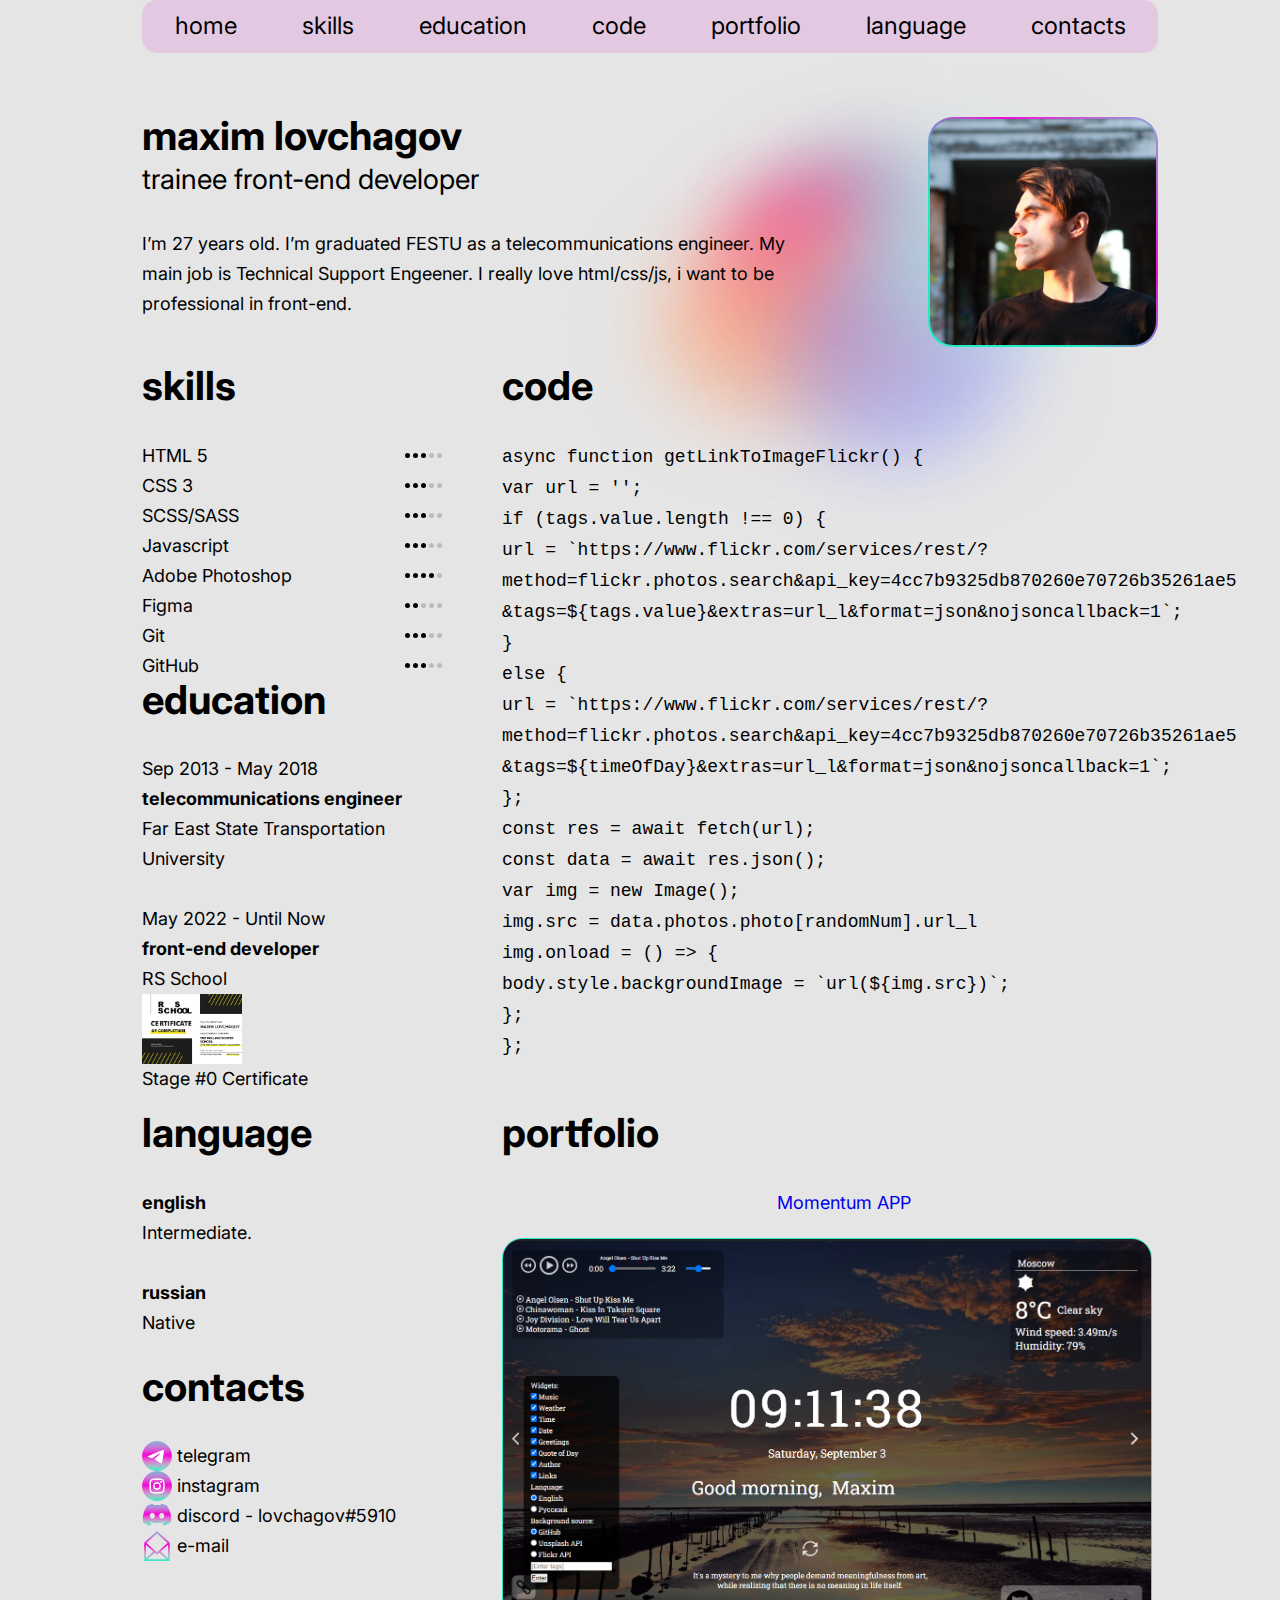
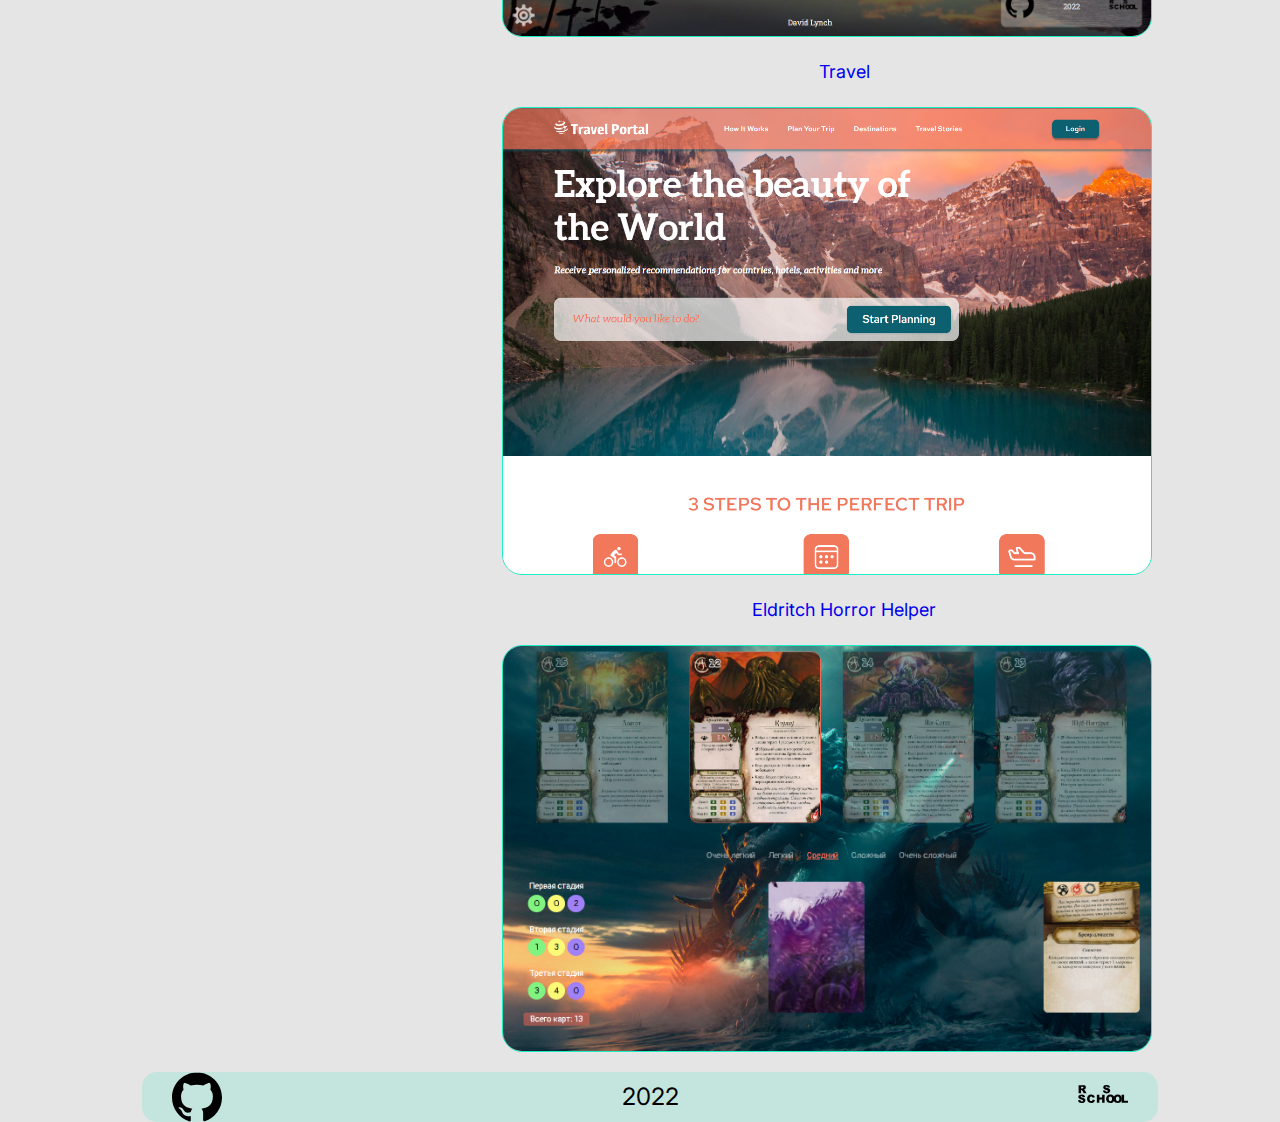
<file: index.html>
<!DOCTYPE html>
<html lang="en">
<head>
  <meta charset="UTF-8">
  <meta http-equiv="X-UA-Compatible" content="IE=edge">
  <meta name="viewport" content="width=device-width, initial-scale=1.0">
  <title>Portfolio</title>
  <link rel="stylesheet" href="css/style.css">
  <link rel="preconnect" href="https://fonts.googleapis.com">
  <link rel="preconnect" href="https://fonts.gstatic.com" crossorigin>
  <link href="https://fonts.googleapis.com/css2?family=Inter:wght@400;700&display=swap" rel="stylesheet">
</head>

<body>
  <!--HEADER-->
  <header>
    <nav>
      <div class="nav__row">
        <div class="nav_menu">
          <ul>
            <li><a href="#" >home</a></li>
            <li><a href="#skills" >skills</a></li> 
            <li><a href="#education">education</a></li> 
            <li><a href="#code">code</a></li> 
            <li><a href="#portfolio">portfolio</a></li>
            <li><a href="#language__and__contacts">language</a></li> 
            <li><a href="#contacts">contacts</a></li> 
          </ul>
        </div>
      </div>
    </nav>
  </header>

  <!--HEADER END-->

  <!--MAIN-->

  <main>
    <!--SECTON NAME-->

    <section class="name">
      <div class="name__wrap">
        <div class="name__row">
          <div class="name__intro">
            <h1>maxim lovchagov</h1>
            <h2>trainee front-end developer</h2>
            <div class="name__text">I’m 27 years old. I’m graduated FESTU as a telecommunications engineer.
             My main job is Technical Support Engeener. I really love html/css/js, i want to be professional in front-end.
             </div>
          </div>
          <div class="name__photo__container">
            <div class="name__photo"><img src="img/myphoto.jpg" alt=""></div>
          </div>
        </div>
      </div>
    </section>

    <!--SECTON NAME END-->
    <!--GRID-->
    <div class="grid__start">
      <!--SECTON SKILLS -->

      <section class="skills" id="skills">
        <div class="skills__row">
          <h3>skills</h3>
          <div class="skills__list">
            <ul>
              <li class="skills__html">HTML 5</li>
              <li class="skills__css">CSS 3</li>
              <li class="skills__css">SCSS/SASS</li>
              <li class="skills__css">Javascript</li>
              <li class="skills__ps">Adobe Photoshop</li>
              <li class="skills__figma">Figma</li>
              <li class="skills__git">Git</li>
              <li class="skills__gh">GitHub</li>
            </ul>
            </div>
          </div>
      </section>

      <!--SECTON SKILLS END-->
      <!--SECTON EDUCATION-->

      <section class="education" id="education">
        <h3>
          education
        </h3>

        <div class="education__item">
          <p>Sep 2013 - May 2018 </p>
          <p> <b>telecommunications engineer </b> </p>
          <p>Far East State Transportation <br> University </p>
        </div>

        <div class="education__item">
          <p>May 2022 - Until Now </p>
          <p> <b>front-end developer</b> </p>
          <p>RS School</p>
          <a class="item__company" href="https://app.rs.school/certificate/snur94es" target="_blank">
            <img src="img/Cert.jpg" alt="Cert" width="100px">
            <div class="item__cert">Stage #0 Certificate</div>
        </a>
        </div>

      </section>

      <!--SECTON EDUCATION END -->
      <!--SECTON CODE -->
      <section class="code" id="code">
        <h3>code</h3>
        <div class="code__code">
          <code> async function getLinkToImageFlickr() { <br>
            var url = ''; <br>
            if (tags.value.length !== 0) { <br>
              url = `https://www.flickr.com/services/rest/?method=flickr.photos.search&api_key=4cc7b9325db870260e70726b35261ae5<br>&tags=${tags.value}&extras=url_l&format=json&nojsoncallback=1`;<br>
            }<br>
            else {<br>
              url = `https://www.flickr.com/services/rest/?method=flickr.photos.search&api_key=4cc7b9325db870260e70726b35261ae5<br>&tags=${timeOfDay}&extras=url_l&format=json&nojsoncallback=1`;<br>
            };<br>
            const res = await fetch(url);<br>
            const data = await res.json();<br>
            var img = new Image();<br>
            img.src = data.photos.photo[randomNum].url_l<br>
            img.onload = () => {<br>
              body.style.backgroundImage = `url(${img.src})`;<br>
            };<br>
          };</code>

        </div>
      </section>
      <!--SECTON CODE END -->
      <section class="portfolio" id="portfolio">
        <div class="portfolio__card">
          <h3> portfolio </h3>
          <div class="porfolio__item">
            <div class="portfolio__link">
              <a class="portfolio__linktitem" href="https://lovchagov.github.io/momentum/" target="_blank">Momentum APP</a>
            </div>
            <div class="portfolio__image">
              <img src="img/momentumapp.png" alt="no picture:(">
            </div>
          </div>
        </div>

        <div class="portfolio__card">
            <div class="portfolio__link">
              <a class="portfolio__linktitem" href="https://lovchagov.github.io/Travel/" target="_blank">Travel</a>
            </div>
            <div class="portfolio__image">
              <img src="img/Travel.png" alt="no picture:(">
            </div>
          </div>

          <div class="portfolio__card">
            <div class="portfolio__link">
              <a class="portfolio__linktitem" href="https://candid-liger-f2e5bc.netlify.app/" target="_blank">Eldritch Horror Helper</a>
            </div>
            <div class="portfolio__image">
              <img src="img/EldritchHorrorHelper.png" alt="no picture:(">
            </div>
      </section>

      <!--SECTON LANGUAGE -->
      <section class="language__and__contacts" id="language__and__contacts">
        <h3> language </h3>
        <div class="language__text">
          <p><b> english </b> </p>
          <p>Intermediate.</p>
        </div>
        <div class="language__text">
          <p><b> russian </b> </p>
          <p> Native</p>
        </div>

        <h3 id="contacts">contacts </h3>
        <div class="contacts__text" >
          <ul>
            <li> <a href="https://www.instagram.com/lovchagov" target="_blank"><img src="img/Instagram_black_копия.png" alt="no icon">
                telegram</a> </li>
            <li> <a href="https://t.me/mlovchagov" target="_blank"><img src="img/Instagram_black.png" alt="no icon"> instagram </a>
            </li>
            <li> <img src="img/discord.png" alt="no icon"> discord - lovchagov#5910</li>
            <li><a href="mailto:lovchagovma@bk.ru" target="_blank"><img src="img/e-mail.png" alt="no icon"> e-mail</a></li>
          </ul>
        </div>
        <!--SECTON LANGUAGE END -->
      </section>

    </div>
  </main>
  <!--MAIN END -->
  <!--- GRID END -->

  <footer>
    <a href="https://github.com/lovchagov/ "><img src="img/github-svgrepo-com.svg" alt="no icon"></a>
    <p>2022</p>
    <a href="https://rs.school/js-stage0/"><img src="img/rs_school.svg" alt="no icon"></a>
  </footer>

</body>

</html>
</file>
<file: css/style.css>
/*Обнуление*/
* {
	padding: 0;
	margin: 0;
	border: 0;
}

*,
*:before,
*:after {
	-moz-box-sizing: border-box;
	-webkit-box-sizing: border-box;
	box-sizing: border-box;
}

:focus,
:active {
	outline: none;
}

a:focus,
a:active {
	outline: none;
}

nav,
footer,
header,
aside {
	display: block;
}

html,
body {
	height: 100%;
	width: 100%;
	font-size: 100%;
	line-height: 1;
	font-size: 14px;
	-ms-text-size-adjust: 100%;
	-moz-text-size-adjust: 100%;
	-webkit-text-size-adjust: 100%;
}

input,
button,
textarea {
	font-family: inherit;
}

input::-ms-clear {
	display: none;
}

button {
	cursor: pointer;
}

button::-moz-focus-inner {
	padding: 0;
	border: 0;
}

a,
a:visited {
	text-decoration: none;
}

a:hover {
	text-decoration: none;
}

ul li {
	list-style: none;
}

img {
	vertical-align: top;
}

h1,
h2,
h3,
h4,
h5,
h6 {
	font-size: inherit;
	font-weight: 400;
}


/*--------------------*/

html {
	scroll-behavior: smooth;
}

body {
	padding-left: 30px;
	padding-right: 10px;
	margin: 0 auto;
	font-family: 'Inter', sans-serif;
	background-color: #E5E5E5;
	background-image: url('img/Shape.svg');
	background-repeat: no-repeat;
	background-position: 75% 0px;
	background-attachment: scroll;

}

/*----------HEADER----------*/

header {
	background-color: rgbA(219,85,214,0.2);
	border-radius: 15px;
	padding-top: 1em;
	width: 1016px;
	margin: 0 auto;
	padding-bottom: 15px;
	margin-bottom: 50px;
}

.nav_menu ul {
	color: black;
	font-size: 24px;
	display: flex;
	justify-content: space-around;
	align-items: center;
}

.nav_menu ul li a {
	color: black;
}

.nav_menu ul li a:visited {
	color: black;
}

.nav_menu ul li a:hover {
	background: linear-gradient(45deg, #20ecc3 33%, #f10fd5 66%, #8AA9D6);
	-webkit-background-clip: text;
	-webkit-text-fill-color: transparent;

	/*----------HEADER END----------*/
}

main {
	padding-top: 1em;
	width: 1016px;
	margin: 0 auto;
}


/*----------NAME----------*/

.name__wrap {
	grid-column-start: 1;
	grid-column-end: 2;
	max-width: 1016px;
}

.name {
	padding-bottom: 20px;
}


.name__text {
	width: 684px;
	font-size: 18px;
	line-height: 30px;
}

.name__row {
	display: flex;
	justify-content: space-between;
}

.name__photo {}

.name__intro {
	margin-right: 40px;
}


.name__photo__container {
	width: 230px;
	height: 230px;
	border-radius: 25px;
	background: linear-gradient(45deg, #20ecc3 33%, #f10fd5 66%, #8AA9D6);
}


.name__photo {}

.name__photo img {
	padding: 2px;
	border-radius: 25px;
	display: inline-block;
	max-width: 100%;
}

h1 {
	font-weight: 700;
	font-size: 40px;
	line-height: 94.97%;
	padding-bottom: 10px;
}

h2 {
	font-size: 28px;
	line-height: 103.97%;
	padding-bottom: 36px;
}

/*----------NAME END----------*/

.grid__start {
	display: grid;
	grid-template-columns: 1fr 3fr;
	grid-template-rows: auto auto auto auto auto;
	grid-template-areas: 
	"skills code"
	"education code"
	"education code"
	"language portfolio"
	"contacts portfolio";
}

/*----------SKILLS----------*/

.skills {
	grid-area: skills;
	width: 300px;
}

.skills__row {}

h3 {
	font-weight: 700;
	font-size: 40px;
	line-height: 94.97%;
	padding-bottom: 36px;
}

.skills__list {}

.skills__list ul li {
	font-size: 18px;
	line-height: 30px;
}

.skills__list ul li {
	font-size: 18px;
	line-height: 30px;
}

.skills__html {
	background: url('img/Group3.svg') right no-repeat;
}

.skills__css {
	background: url('img/Group3.svg') right no-repeat;
}

.skills__ps {
	background: url('img/Group2.svg') right no-repeat;
}

.skills__figma {
	background: url('img/Group4.svg') right no-repeat;
}

.skills__git {
	background: url('img/Group3.svg') right no-repeat;
}

.skills__gh {
	background: url('img/Group3.svg') right no-repeat;
}

/*----------SKILLS END----------*/

.education {
	grid-area: education;
	width: 300px;
	padding-bottom: 20px;
}

.education__item {
	width: 684px;
	font-size: 18px;
	line-height: 30px;
	padding-bottom: 30px;
}

.education__item:last-child {
	padding-bottom: 0;
}

.code {
	grid-area: code;
	padding-left: 60px;
}


.code__code {
	width: 684px;
	font-size: 18px;
	line-height: 30px;
	padding-bottom: 30px;
}

.portfolio {
	grid-area: portfolio;
	padding-left: 60px;
}


.porfolio__item {}

.portfolio__link {
	text-align: center;
	font-size: 18px;
	line-height: 30px;
	padding-bottom: 20px;
}


.portfolio__link a:visited {
	color: black;
}

.portfolio__link a:hover {
	background: linear-gradient(45deg, #20ecc3 33%, #f10fd5 66%, #8AA9D6);
	-webkit-background-clip: text;
	-webkit-text-fill-color: transparent;
	}


.portfolio__image img {
	border: 1px solid #20ecc3;
	width: 650px;
	border-radius: 20px;

}

.portfolio__card {
	padding-bottom: 20px;
}

.language {
	grid-area: language;

 }

.language__text {
	font-size: 18px;
	line-height: 30px;
	padding-bottom: 30px;
 }

 .contacts { 
	grid-area: contacts;

 }

.contacts__text{ 
	font-size: 18px;
	line-height: 30px;
}

.contacts__text ul li a{ 
	color: black;
}

.contacts__text ul li a:hover{ 
	background: linear-gradient(45deg, #20ecc3 33%, #f10fd5 66%, #8AA9D6);
	-webkit-background-clip: text;
	-webkit-text-fill-color: transparent;
}

.contacts__text ul li a img{ 
	width: 30px;
}

.contacts__text ul li img{ 
	width: 30px;
}

footer {
	width: 1016px;
	margin: 0 auto;
	font-size: 24px;
	display: flex;
	justify-content: space-between;
	align-items: center;
	background-color: rgbA(62,232,196,0.2);
	border-radius: 15px;
	padding-left: 30px;
	padding-right: 30px;
}

footer a img{
	width: 50px;
}

.item__company {
	color: black;
}
</file>
